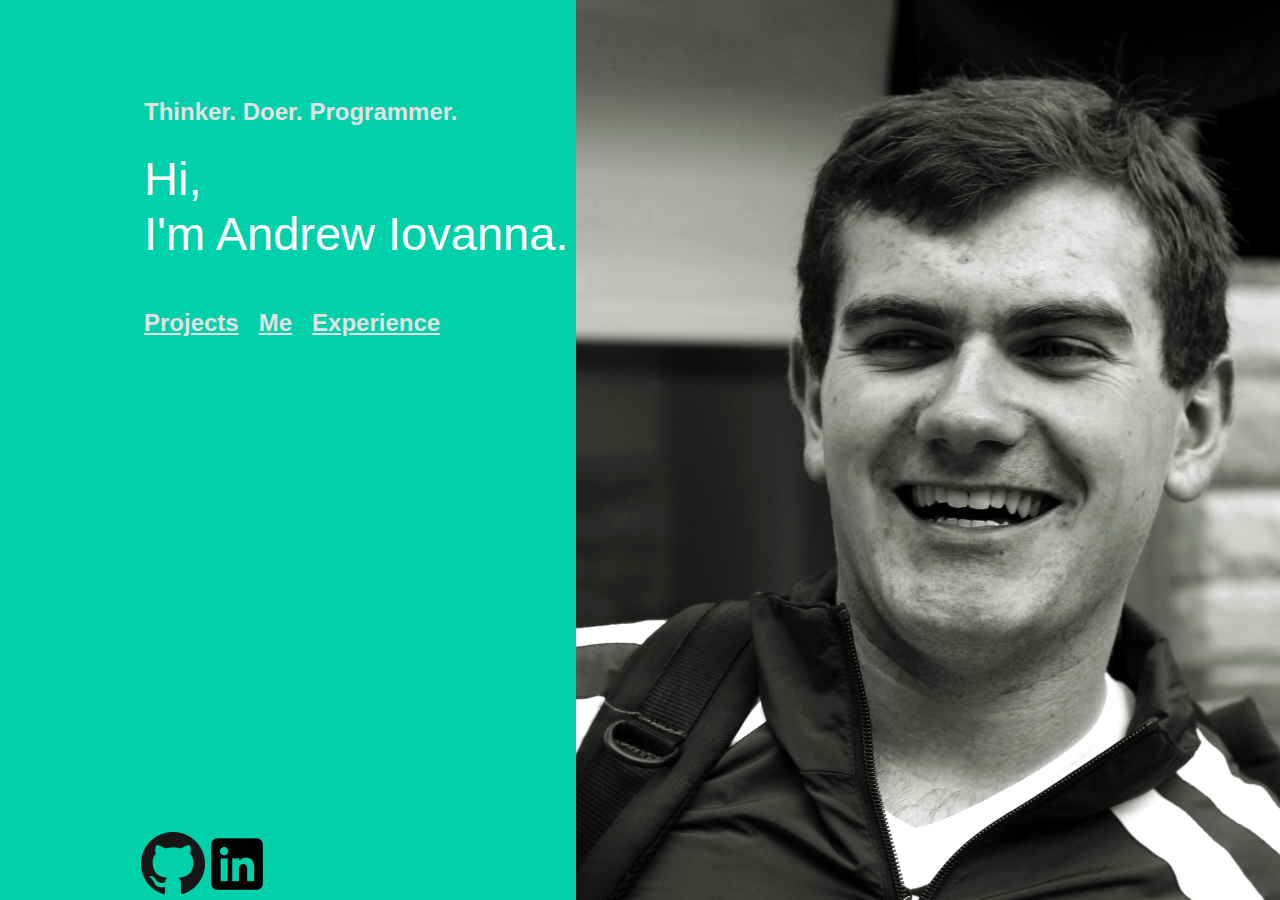
<file: index.html>
<!DOCTYPE html>
<html>
  <head>
    <meta charset='utf-8'>
    <meta http-equiv="X-UA-Compatible" content="chrome=1">
    <meta name="viewport" content="width=640" />
    <link rel="shortcut icon"
     href="images/starwarsfav.ico" />
    <link href="andy.css" rel="stylesheet">

    <title>Andrew Iovanna</title>
  </head>
  <body>
  
	  <div class="leftContentHalf">
	  	<div class="textDiv">
		  <h2>
		  	Thinker. Doer. Programmer. 
		  </h2>
		  <h1 style="white-space: pre-line; word-wrap: break-word;">Hi,<br> I'm Andrew Iovanna.</h1>
		  
		  <h2 id="projects" style="float:left; padding-right:20px;"> 
		  	<a href="projects.html">Projects</a>
		  </h2>

		  <h2 id="me" style="float:left; padding-right: 20px;"> 
		  	<a href="aboutme.html">Me</a>
		  </h2>

		  <h2 id="experience" style="float:left;">
		  	<a href="experience.html">Experience</a>
		  </h2>
		  </ul>
		</div>
	  </div>
	  <div class="iconDiv">
	  </div>
	  <div class="gitIcon"> 
	    <a href="https://github.com/Anaaspet" target="_blank">
	     <img src="GitHubMark/PNG/GitHub-Mark-64px.png" />
	    </a>
	  </div>
	  <div class="linkedInIcon">
	    <a href="https://www.linkedin.com/pub/andrew-iovanna/7b/163/451" target="_blank">
	     <img style="width: 64px; height: auto;" src="images/linkedin.png" />
	    </a>
	  </div>
    
  </body>
</html>
</file>
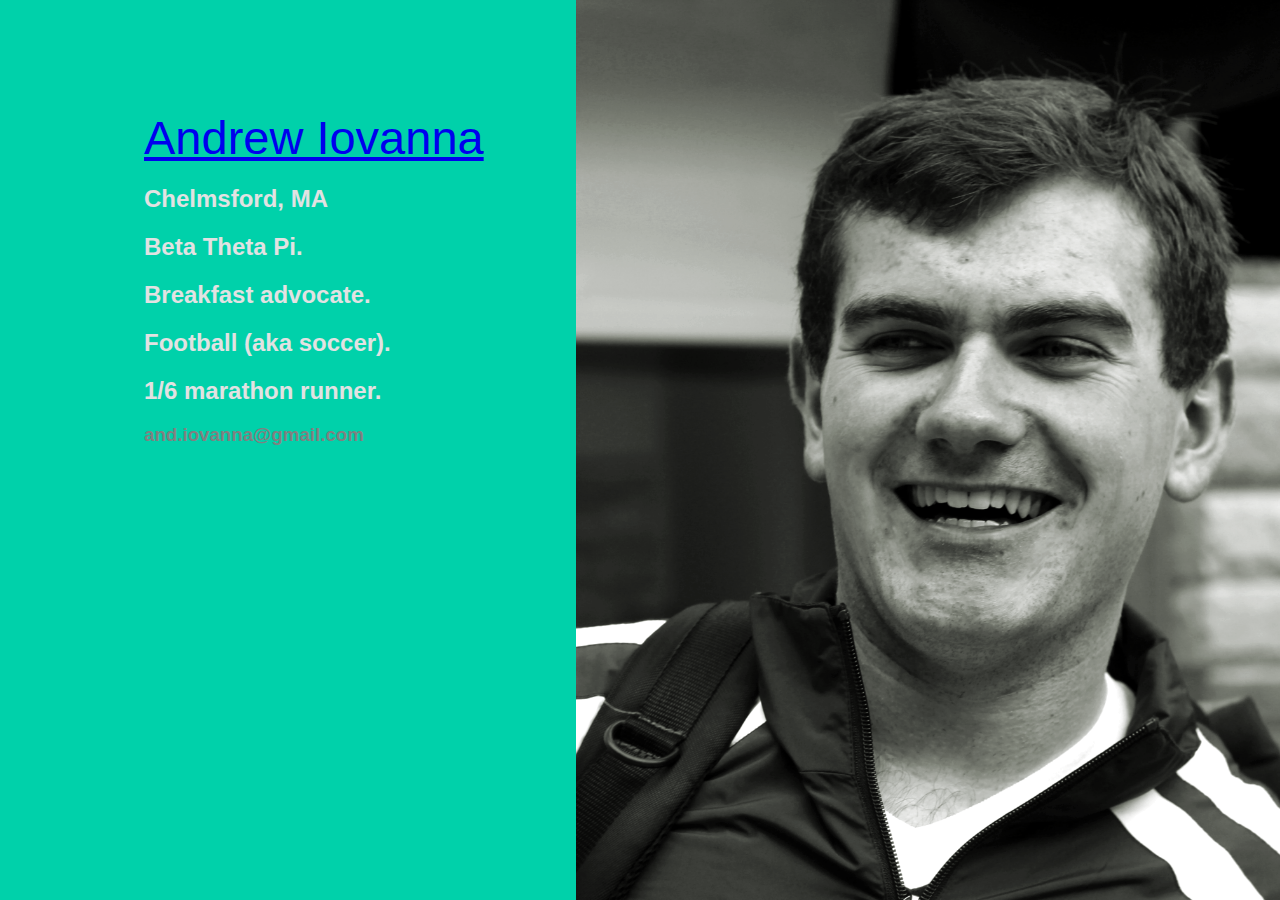
<file: aboutme.html>
<!DOCTYPE html>
<html>
  <head>
    <meta charset='utf-8'>
    <meta http-equiv="X-UA-Compatible" content="chrome=1">
    <meta name="viewport" content="width=640" />
    <link rel="shortcut icon"
     href="images/starwarsfav.ico" />
    <link href="andy.css" rel="stylesheet">

    <title>Andrew Iovanna</title>
  </head>
  <body>
  
	  <div class="leftContentHalf">
	  	<div class="textDiv">
		  <h1>
		  	<a href="index.html">Andrew Iovanna</a>
		  </h1>
		  <h2>Chelmsford, MA</h2>
		  
		  <h2>Beta Theta Pi.</h2>
		  <h2>Breakfast advocate.</h2>
		  <h2>Football (aka soccer).</h2>
		  <h2>1/6 marathon runner.</h2>
		  <h3 style="color:gray;">and.iovanna@gmail.com</h3>
		</div>
		<div>
		</div>
	  </div>

  </body>
</html>
</file>
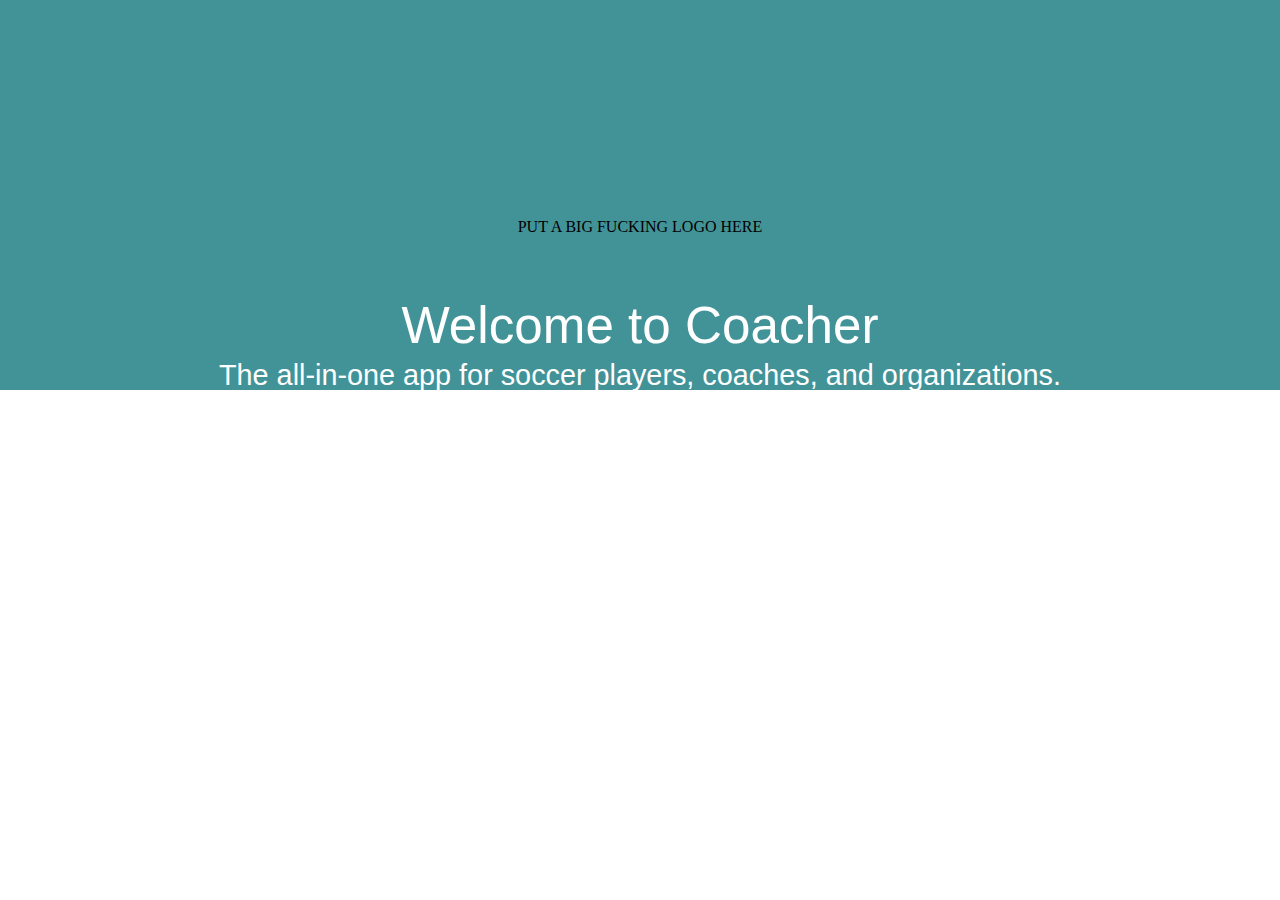
<file: coacher.html>
<!DOCTYPE html>
<html>
  <head>
    <meta charset='utf-8'>
    <meta http-equiv="X-UA-Compatible" content="chrome=1">
    <meta name="viewport" content="width=640" />
    <link rel="shortcut icon"
     href="images/starwarsfav.ico" />
    <link href="coacher.css" rel="stylesheet">

    <title>Andrew Iovanna</title>
  </head>
  <body>
    <div class="landing">
    	<div class="centered">
        <div style="padding-top:17%;">PUT A BIG FUCKING LOGO HERE</div>
    		<div class="header-text">Welcome to Coacher</div>
        <div class="sub-header-text">The all-in-one app for soccer players, coaches, and organizations.</div>
    	</div>
    </div>
    <ul class="featurettes">
      <li class="featurette">
        <div class="title">Players</div>
        <div class="content">Players Content</div>
      </li>
      <li class="featurette">
        <div class="title">Coaches</div>
        <div class="content">Coaches Content</div>
      </li>
      <li class="featurette">
        <div class="title">Organizations</div>
        <div class="content">Organization Content</div>
      </li>
    </ul>
  </body>
</html>
</file>
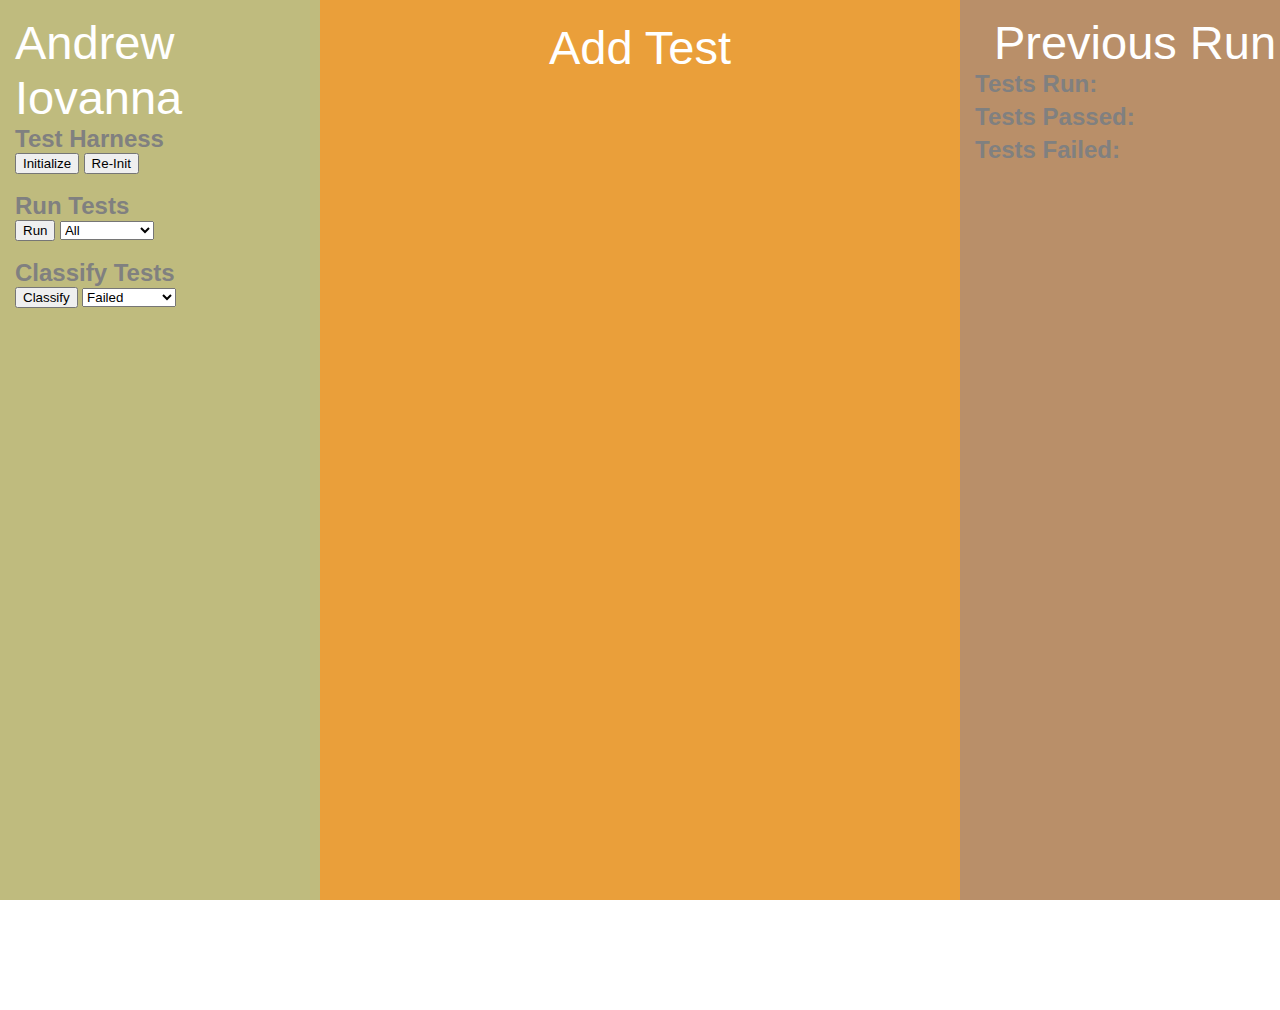
<file: cs562.html>
<!DOCTYPE html>
<html>
  <head>
    <meta charset='utf-8'>
    <meta http-equiv="X-UA-Compatible" content="chrome=1">
    <meta name="viewport" content="width=640" />
	<title>CS 562: Test Harness</title>
	<style>
		body { 
			margin: 0; /* This is used to reset any browser-default margins */ 
		}
		
		.left {
			width: 25%;
			height: 100vh;
			background-color: #BFBB7E;
			font-family: avenir, "freight-sans-pro", sans-serif;
			float: left;
		}
		
		.mid {
			width: 50%;
			height: 100vh;
			background-color: #EA9F3A;
			font-family: avenir, "freight-sans-pro", sans-serif;
			float: left;
		}
		
		.right {
			width: 25%;
			height: 100vh;
			background-color: #B98F69;
			font-family: avenir, "freight-sans-pro", sans-serif;
			float: left;
		}
		
		h1 {
			margin: 0;
			color: white;
			font-weight: 400;
			font-size: 47px;
			
		}
		
		h2 {
			color: gray;
			margin: 0;
		}
		
		.padding {
			width: 100%;
			height: 100%;
			margin-top: 15px;
			margin-left: 15px;

		}
		
		.addTestButton {
			width: 100%;
			height: 100px;
			color: white;
			text-align: center;
		}
		
		.addTestButton:hover {
			background-color: gray;
		}
		
		.testWrapper {
			width: 100%;
			height: 150px;
		}
		
		.testList {
			padding-top: 10px;
			width: 100%;
			height: 100%;
			overflow-y:auto;
		}
		
		.test {
			width: 125px;
			float: left;
			padding-left: 10px;
		}
		
		.testColumn {
			width: 100px;
			float: left;
		}
		
		.historyColumn {
			width: 100px;
			float: left;	
		}
		
		.returnColumn {
			width: 100px;
			float: left;
		}
		
		.lastResultColumn {
			width: 100px;
			float: left;
		}
		
		.testTypeColumn {
			width: 100px;
			float: left;
		}
		
	</style>
    <title>Andrew Iovanna</title>
  </head>
  <body>
  	<div class="left">
  		<div class="padding">
	  		<h1> Andrew Iovanna</h1>
	  		<h2> Test Harness</h2>
	  		<button onclick="initialize()">Initialize</button>
	  		<button onclick="reInitialize()">Re-Init</button>
	  		<br><br>
	  		<h2> Run Tests</h2>
	  		<button onclick="runTests()">Run</button>
	  		<select id="testSelection">
	  		  <option>All</option>
	  		  <option>New</option>
	  		  <option>Failed</option>
	  		  <option>Passed</option>
	  		  <option>Unclassified</option>
	  		  <option>Checked</option> <!--Checkbox with each test in test list --> 
	  		</select>
	  		<br><br>
	  		<h2> Classify Tests</h2>
	  		<button onclick="classifyTests()">Classify</button>
	  		<select id="classifySelection">
	  		  <option>Failed</option>
	  		  <option>Passed</option>
	  		  <option>Unclassified</option>
	  		</select>
  		</div>
  	</div>
  	
  	<div class="mid">
		<div id="addTestButtonID" class="addTestButton" onclick="addTest()">
			<h1 id="addTest" style="padding-top: 20px;">
				Add Test
			</h1>
		</div>

		<div id="testsList" class="testList">
		</div>
  	</div>
  	
  	<div class="right">
	  	<div class="padding">
	  		<h1 style="text-align:center;"> Previous Run </h1>
	  		<div>
		  		<h2 style="float:left;"> Tests Run: </h2>
		  		<h2 id="testsRun" style="width: 20px; height: 33px; padding-right:20px;"></h2>
	  		</div>
	  		
	  		<div>
		  		<h2 style="float:left;"> Tests Passed: </h2>
		  		<h2 id="testsPassed" style="width: 20px; height: 33px; padding-right:20px;"></h2>
	  		</div>
	  		
	  		<div>
		  		<h2 style="float:left;"> Tests Failed: </h2>
		  		<h2 id="testsFailed"></h2>
	  		</div>
	  	</div>
  	</div>
	
  <script>
   
  var tests = []; 
  var passedTests = [];
  var failedTests = [];
  var unclassifiedTests = [];
  var newTests = []; 
  
  var numTests = 0; 
  	function addTest() {
		var test = document.createElement("div"); 
		test.className = test.className + "testWrapper";
		test.testID = numTests +1; 
		
		var testContent = document.createElement("div");
		testContent.className = "test"; 
		testContent.innerHTML = "Test #: " + (numTests +1); 
		
		var testRadio = document.createElement("form");
		var addHTML = '<form action=""><input type="radio" name="test" value="pass" checked >Pass<input type="radio" name="test" value="fail">Fail</form>'; 
		testRadio.innerHTML = addHTML;
		testContent.appendChild(testRadio); 
		
		var testCheck = document.createElement("form");
		testCheck.className = "testCheckClass"; 
		addHTML = '<form><input type="checkbox" name="Check" value="Check">Check Test</form>';
		testCheck.innerHTML = addHTML; 
		testContent.appendChild(testCheck);
		
		//Make history div
		var testHistory = document.createElement("div"); 
		testHistory.className = "historyColumn";
		testHistory.innerHTML = "History:"; 
		var historyResult = document.createElement("div");
		historyResult.className = "historyResultClass";
		historyResult.innerHTML = "";
		historyResult.style.color = "red"; 
		historyResult.style.maxWidth = "100px";
		historyResult.style.maxHeight = "100px";
		historyResult.style.height = "100px";
		historyResult.style.overflow = "scroll";
		testHistory.appendChild(historyResult);
		//End history div
		
		//Make return value div
		var returnValue = document.createElement("div");
		returnValue.className = "returnColumn";
		returnValue.innerHTML = "Returns:"; 
		var returnResult = document.createElement("div");
		returnResult.className = "returnResultClass"; 
		returnResult.innerHTML = "True";
		returnResult.style.color = "green";
		returnValue.appendChild(returnResult);
		//End return value div
		
		//Make last result div
		var lastResult = document.createElement("div");
		lastResult.className = "lastResultColumn";
		lastResult.innerHTML = "Last Result:"; 
		var lastResultResult = document.createElement("div");
		lastResultResult.className = "lastResultResultClass";
		lastResultResult.innerHTML = "None";
		lastResultResult.style.color = "red";
		lastResult.appendChild(lastResultResult);
		//End last result div
		
		//Make type div
		var testType = document.createElement("div");
		testType.className = "testTypeColumn";
		testType.innerHTML = "Classification:";
		var testTypeResult = document.createElement("div");
		testTypeResult.className = "testTypeResultClass"; 
		testTypeResult.innerHTML = "New";
		testType.appendChild(testTypeResult);  
		//End type div 
		
		//Append all inner divs to outer test div 
		test.appendChild(testContent);
		test.appendChild(testHistory);
		test.appendChild(returnValue);
		test.appendChild(lastResult);
		test.appendChild(testType);
		
		var element = document.getElementById("testsList");
		element.appendChild(test);  
		
		numTests++; 
		
		newTests[newTests.length] = test.testID; 
		tests[tests.length] = test.testID; 	
		testRadio.addEventListener("change", function(e) {changeReturnVal(e, returnResult, testTypeResult)}) 
		}
		
	function runTests() {
		var e = document.getElementById("testSelection");
		var testType = e.options[e.selectedIndex].text;
		var testsToUpdate = [];
		switch(testType) {
		case "All":
			testsToUpdate = document.getElementsByClassName("testWrapper");
			break;
			
		case "New":
			var tests = document.getElementsByClassName("testWrapper");
			for(var i = 0; i < tests.length; i++) {
				var testDOM = tests[i];
				var testTypeResult = testDOM.getElementsByClassName("testTypeColumn")[0].getElementsByClassName("testTypeResultClass")[0];
				if(testTypeResult.innerHTML === "New") {
					testsToUpdate[testsToUpdate.length] = testDOM; 
				}
				
			}
			break; 
		
		case "Passed":
			var tests = document.getElementsByClassName("testWrapper");
			for(var i = 0; i < tests.length; i++) {
				var testDOM = tests[i];
				var testTypeResult = testDOM.getElementsByClassName("lastResultColumn")[0].getElementsByClassName("lastResultResultClass")[0];
				console.log(testTypeResult); 
				if(testTypeResult.innerHTML === "Pass") {
					testsToUpdate[testsToUpdate.length] = testDOM; 
				}
				
			} 
			break;
		
		case "Failed":
			var tests = document.getElementsByClassName("testWrapper");
			for(var i = 0; i < tests.length; i++) {
				var testDOM = tests[i];
				var testTypeResult = testDOM.getElementsByClassName("lastResultColumn")[0].getElementsByClassName("lastResultResultClass")[0];
				console.log(testTypeResult); 
				if(testTypeResult.innerHTML === "Fail") {
					testsToUpdate[testsToUpdate.length] = testDOM; 
				}
				
			}
			break;
		
		case "Unclassified":
			var tests = document.getElementsByClassName("testWrapper");
			for(var i = 0; i < tests.length; i++) {
				var testDOM = tests[i];
				var testTypeResult = testDOM.getElementsByClassName("testTypeColumn")[0].getElementsByClassName("testTypeResultClass")[0];
				if(testTypeResult.innerHTML === "Unclassified") {
					testsToUpdate[testsToUpdate.length] = testDOM; 
				}
				
			}
			break;
		
		case "Checked":
			var tests = document.getElementsByClassName("testWrapper");
			for(var i = 0; i < tests.length; i++) {
				var testDOM = tests[i];
				var testTypeResult = testDOM.getElementsByClassName("test")[0].getElementsByClassName("testCheckClass")[0].getElementsByTagName("input")[0];
				if(testTypeResult.checked === true) {
					testsToUpdate[testsToUpdate.length] = testDOM; 
				}
				
			}
			break;
		}
		
		console.log("Tests to update: " + testsToUpdate.length); 
		
		var passedTestsCount = 0; 
		var failedTestsCount = 0; 
		for(var i = 0; i < testsToUpdate.length; i++) {
			var testDOM = testsToUpdate[i];
			var historyResult = testDOM.getElementsByClassName("historyColumn")[0].getElementsByClassName("historyResultClass")[0];
			var returnResult = testDOM.getElementsByClassName("returnColumn")[0].getElementsByClassName("returnResultClass")[0];
			var lastResultResult = testDOM.getElementsByClassName("lastResultColumn")[0].getElementsByClassName("lastResultResultClass")[0];
			var testTypeResult = testDOM.getElementsByClassName("testTypeColumn")[0].getElementsByClassName("testTypeResultClass")[0];
			
			if(returnResult.innerHTML === "True") {
				passedTestsCount = passedTestsCount + 1; 
				//Add to passedTests, if it isn't already there.
				if(passedTests.indexOf(testDOM.testID) > -1) {
					
				}
				//
				else {
					passedTests[passedTests.length] = testDOM.testID; 
				}
				
				var index = unclassifiedTests.indexOf(testDOM.testID);
				if(index > -1) {
					unclassifiedTests.splice(index, 1); 
				}
				
				index = newTests.indexOf(testDOM.testID);
				if(index > -1) {
					newTests.splice(index, 1); 
				}
				
				index = failedTests.indexOf(testDOM.testID);
				if(index > -1) {
					failedTests.splice(index, 1); 
				}
				
				var historyAppendString = "P"; 
				if((historyResult.childNodes.length + 1) % 8 == 0)
				{
					historyAppendString = historyAppendString + "<br>"; 
				}
				historyResult.innerHTML = historyAppendString.fontcolor("green") + historyResult.innerHTML; 
				
				lastResultResult.innerHTML = "Pass"; 
				lastResultResult.style.color = "green"; 
				
				testTypeResult.innerHTML = "Passed";
			}
			
			else {
				failedTestsCount = failedTestsCount + 1; 
				var historyAppendString = "F"; 
				if((historyResult.childNodes.length + 1) % 8 == 0)
				{
					historyAppendString = historyAppendString + "<br>"; 
				}
				historyResult.innerHTML = historyAppendString.fontcolor("red") + historyResult.innerHTML; 
				
				lastResultResult.innerHTML = "Fail"; 
				lastResultResult.style.color = "red"; 
				
				testTypeResult.innerHTML = "Failed"; 
			}
			
			var testsRunDiv = document.getElementById("testsRun");
			testsRunDiv.innerHTML = " " + testsToUpdate.length; 
			testsRunDiv.removeAttribute('style');
			testsRunDiv.style.color = "white";
			
			var testsPassedDiv = document.getElementById("testsPassed");
			testsPassedDiv.innerHTML = " " + passedTestsCount; 
			testsPassedDiv.removeAttribute('style');
			testsPassedDiv.style.color = "green"; 
			
			var testsFailedDiv = document.getElementById("testsFailed");
			testsFailedDiv.innerHTML = " " + failedTestsCount; 
			testsFailedDiv.style.color = "red";
		}
	}	
		
	function reInitialize() {
		//Set all to unclassified
		var tests = document.getElementsByClassName("testWrapper");
		for(var i = 0; i < tests.length; i++) {
			var testDOM = tests[i];
			var testTypeResult = testDOM.getElementsByClassName("testTypeColumn")[0].getElementsByClassName("testTypeResultClass")[0];	
			testTypeResult.innerHTML = "Unclassified"; 
			
			var historyResult = testDOM.getElementsByClassName("historyColumn")[0].getElementsByClassName("historyResultClass")[0];
			historyResult.innerHTML = "";
			
			var lastResultResult = testDOM.getElementsByClassName("lastResultColumn")[0].getElementsByClassName("lastResultResultClass")[0];
			lastResultResult.innerHTML = "";
			}
			
		}
	
	function initialize() {
		var testsList = document.getElementById("testsList");
		testsList.innerHTML = ""; 
	}
	
	function classifyTests() {
		var e = document.getElementById("classifySelection");
		var classifyType = e.options[e.selectedIndex].text;
		var testsToUpdate = []; 
		var tests = document.getElementsByClassName("testWrapper");
		for(var i = 0; i < tests.length; i++) {
			var testDOM = tests[i];
			var testTypeResult = testDOM.getElementsByClassName("test")[0].getElementsByClassName("testCheckClass")[0].getElementsByTagName("input")[0];
			if(testTypeResult.checked === true) {
				testsToUpdate[testsToUpdate.length] = testDOM; 
			}
			
		}
		
		var changeToString; 
		switch(classifyType) {
			case "Failed":
				changeToString = "Failed";
			break;
			
			case "Passed":
				changeToString = "Passed"; 
			break;
			
			case "Unclassified": 
				changeToString = "Unclassified"; 
			break; 
		}
		
		for(var i = 0; i < testsToUpdate.length; i++) {
			var testDOM = testsToUpdate[i];
			var testTypeResult = testDOM.getElementsByClassName("testTypeColumn")[0].getElementsByClassName("testTypeResultClass")[0];	
			testTypeResult.innerHTML = changeToString; 	
		}
	}
	
	function changeReturnVal(e, returnToChange, classification) {
		var setTo = e.target.defaultValue; 
		if(setTo === "fail") {
			returnToChange.innerHTML = "False";
			returnToChange.style.color = "red";
		}
		
		else {
			returnToChange.innerHTML = "True";
			returnToChange.style.color = "green";
		}
		
		classification.innerHTML = "Unclassified"; 
	}
		
  </script>

  
  </body>
</html>
</file>
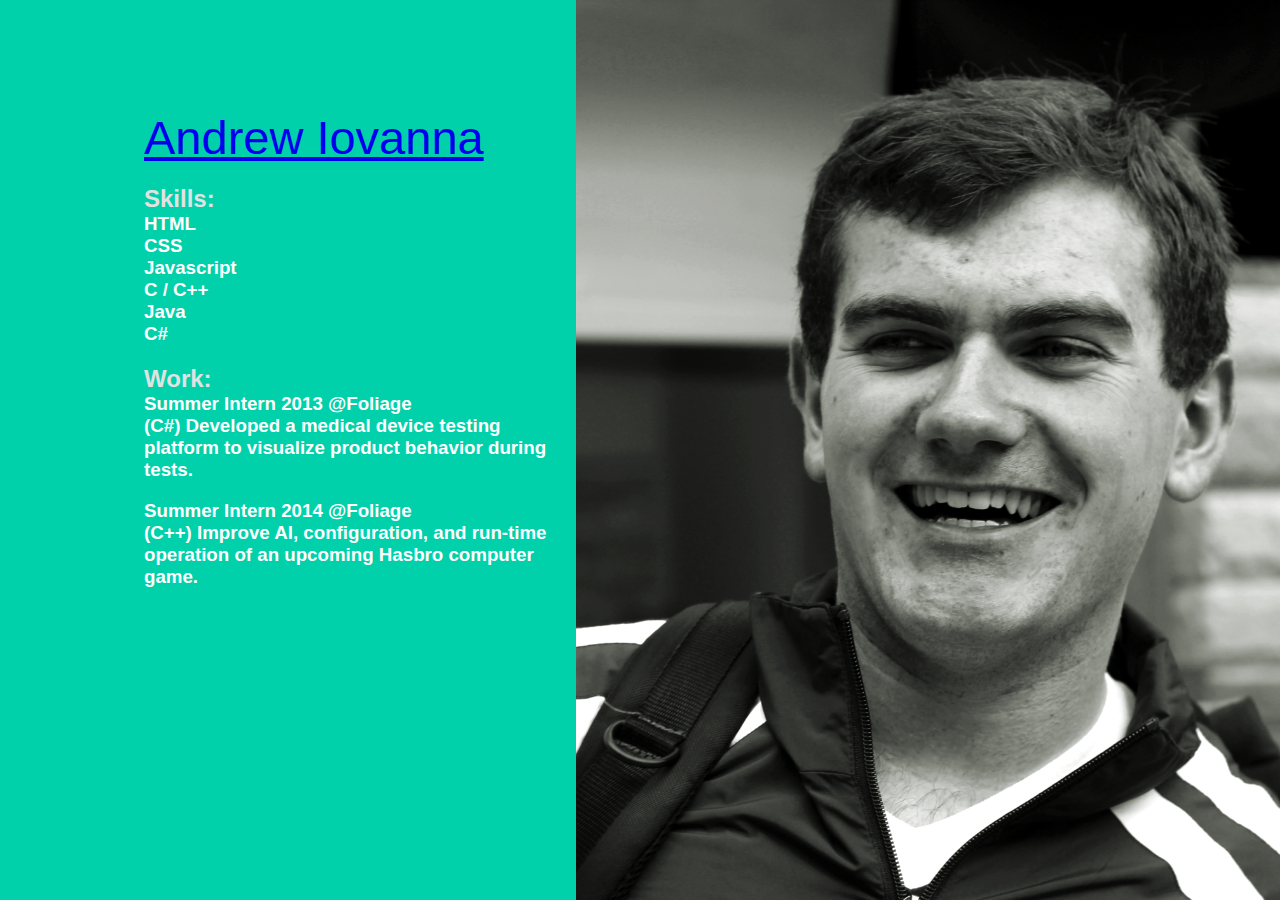
<file: experience.html>
<!DOCTYPE html>
<html>
  <head>
    <meta charset='utf-8'>
    <meta http-equiv="X-UA-Compatible" content="chrome=1">
    <meta name="viewport" content="width=640" />
    <link rel="shortcut icon"
     href="images/starwarsfav.ico" />
    <link href="andy.css" rel="stylesheet">

    <title>Andrew Iovanna</title>
  </head>
  <body>
  
	  <div class="leftContentHalf">
	  	<div class="textDiv">
		  <h1>
		  	<a href="index.html">Andrew Iovanna</a>
		  </h1>
		  <h2 style="margin-bottom:0;">Skills:</h2>
		  <h3 style="margin-top:0;">HTML<br>CSS<br>Javascript<br>C / C++<br>Java<br>C#</h3>
		  
			<h2 style="margin-bottom:0;">Work:</h2>
			<h3 style="margin-top:0; margin-bottom: 0;">Summer Intern 2013 @Foliage</h3>
			<h3 style="margin-top:0;">(C#) Developed a medical device testing platform to visualize product behavior during tests.</h3>
			
			<h3 style="margin-top:0; margin-bottom: 0;">Summer Intern 2014 @Foliage</h3>
			<h3 style="margin-bottom:0; margin-top: 0;">(C++) Improve AI, configuration, and run-time operation of an upcoming Hasbro computer game.</h3>
		</div>
		<div>
		</div>
	  </div>

  </body>
</html>
</file>
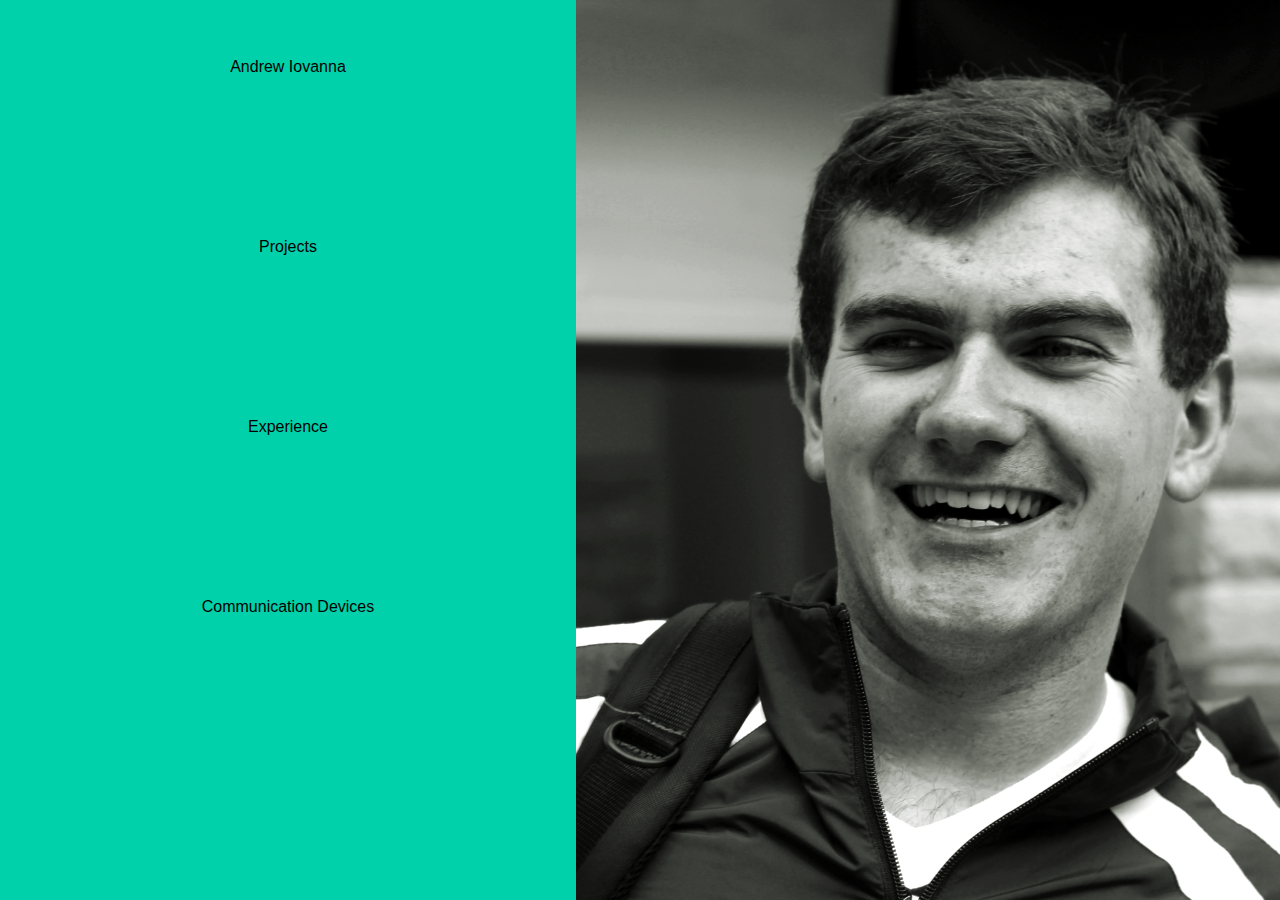
<file: index2.html>
<!DOCTYPE html>
<html>
  <head>
    <meta charset='utf-8'>
    <meta http-equiv="X-UA-Compatible" content="chrome=1">
    <meta name="viewport" content="width=640" />
    <link rel="shortcut icon"
     href="images/starwarsfav.ico" />
    <link href="andy.css" rel="stylesheet">

    <title>Andrew Iovanna</title>
  </head>
  <body>
    <div class="leftContentHalf">
      <div class="tab">
        <div class="text">Andrew Iovanna</div>
      </div>
      <div class="tab">
        <div class="text">Projects</div>
      </div>
      <div class="tab">
        <div class="text">Experience</div>
      </div>
      <div class="tab">
        <div class="text">Communication Devices</div>
      </div>
      <div class="tab">
      </div>
    </div>
  </body>
</html>
</file>
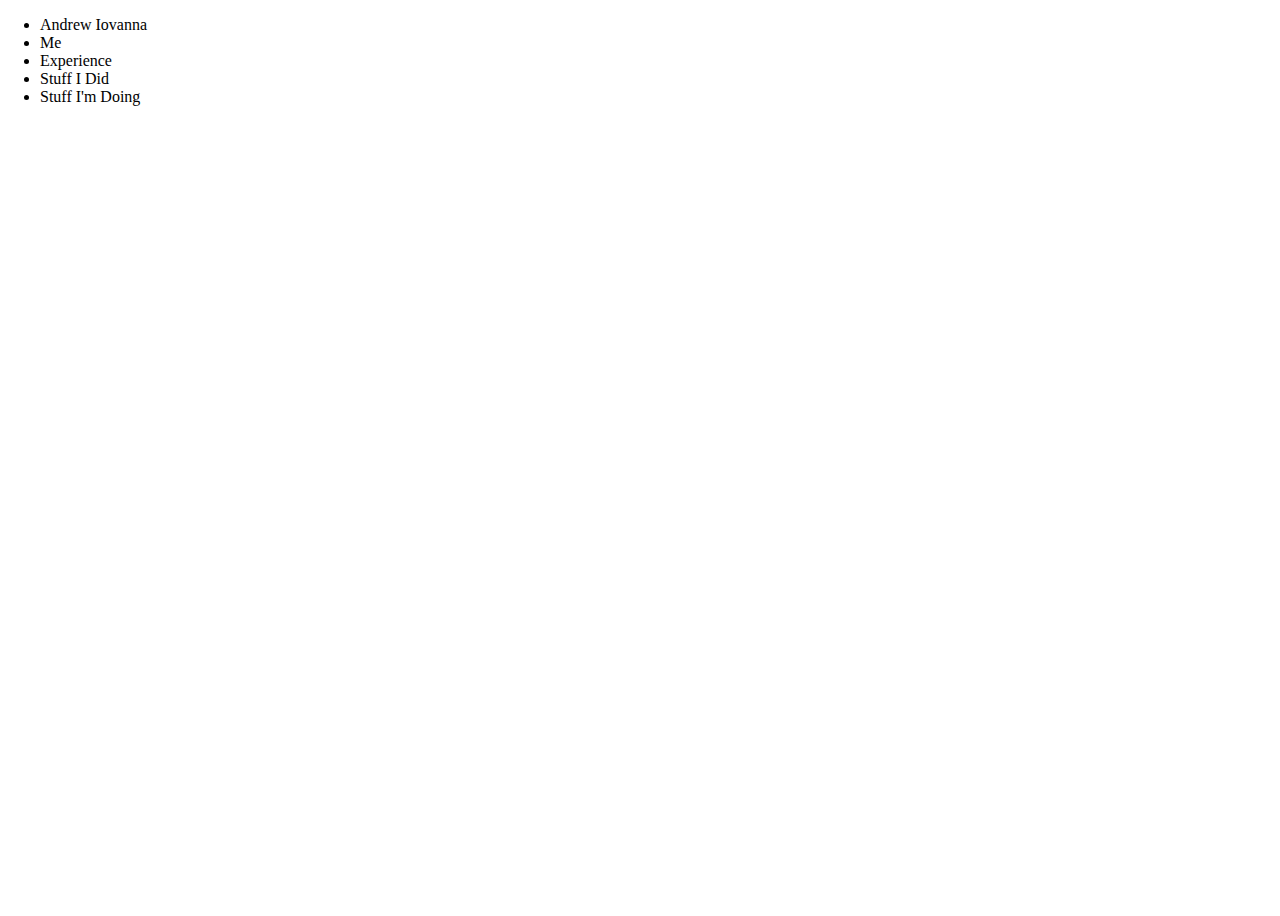
<file: index3.html>
<!DOCTYPE html>
<html>
  <head>
    <meta charset='utf-8'>
    <meta http-equiv="X-UA-Compatible" content="chrome=1">
    <meta name="viewport" content="width=640" />
    <link rel="shortcut icon"
     href="images/starwarsfav.ico" />
    <link href="andy2.css" rel="stylesheet">

    <title>Andrew Iovanna</title>
  </head>
  <body>
    <ul class="tabs">
      <li class="andy">Andrew Iovanna</li>
      <li class="me">Me</li>
      <li class="experience">Experience</li>
      <li class="did">Stuff I Did</li>
      <li class="doing">Stuff I'm Doing</li>
    </ul>
  </body>
</html>
</file>
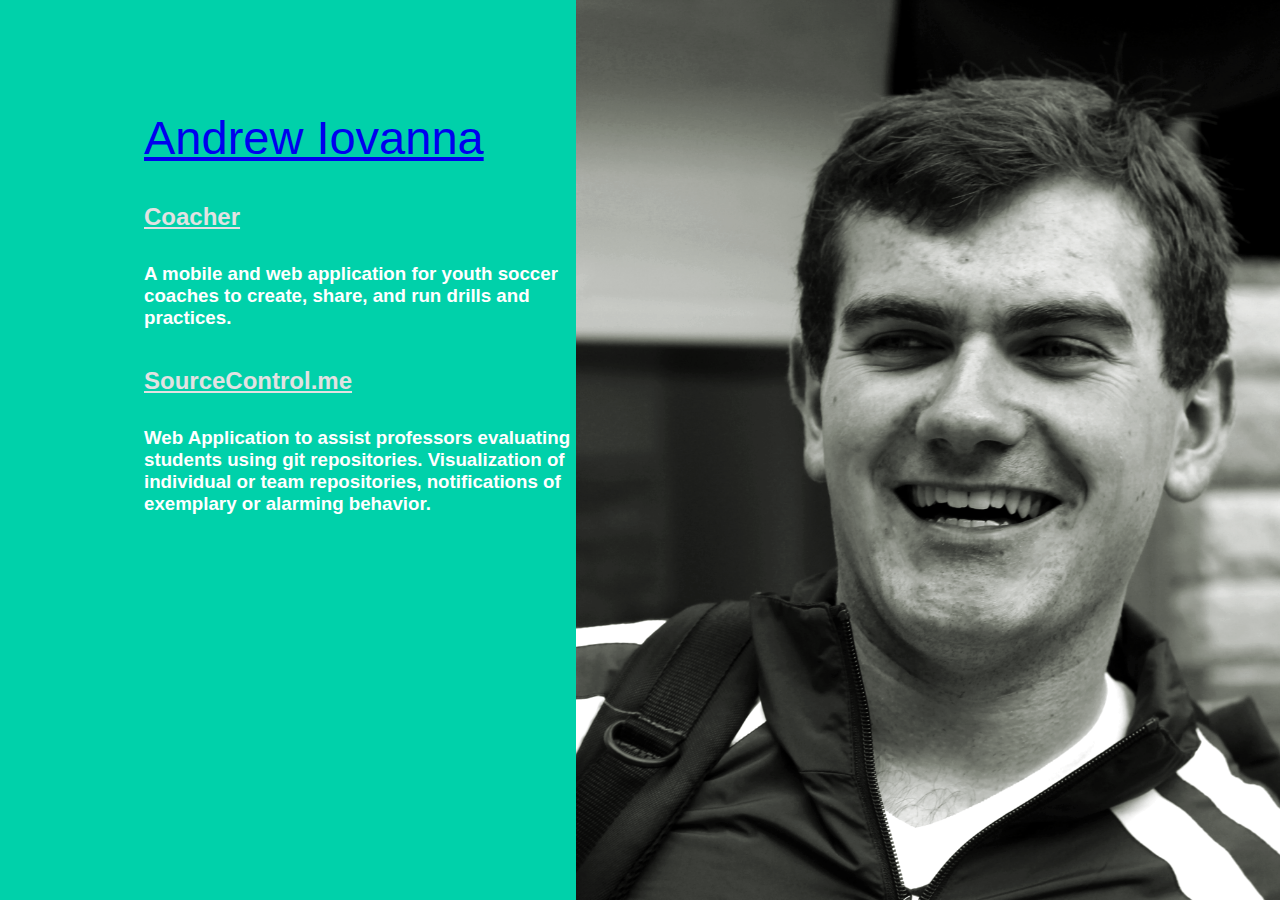
<file: projects.html>
<!DOCTYPE html>
<html>
  <head>
    <meta charset='utf-8'>
    <meta http-equiv="X-UA-Compatible" content="chrome=1">
    <meta name="viewport" content="width=640" />
    <link rel="shortcut icon"
     href="images/starwarsfav.ico" />
    <link href="andy.css" rel="stylesheet">
   
    <title>Andrew Iovanna</title>
  </head>
  <body>
  
	  <div class="leftContentHalf">
	  	<div class="textDiv">
	  	<h1>
	  		<a href="index.html">Andrew Iovanna</a>
	  	</h1>

		<h2 style="margin-top:10px; margin-bottom:10px;">
			<a style="color: inherit;" href="https://github.com/Anaaspet/Coacher">Coacher</a>
		</h2>
		<h3 style="margin:0;">
			A mobile and web application for youth soccer coaches to create, share, and run drills and practices. 
		</h3>
		
		<h2 style="margin-top:10px; margin-bottom:10px;">
			<a style="color: inherit;" href="https://github.com/gittrdone/sourcecontrol">SourceControl.me</a>
		</h2>
		<h3 style="margin:0;">
			Web Application to assist professors evaluating students using git repositories. Visualization of individual or team repositories, notifications of exemplary or alarming behavior. 
		</h3>
	  	<!--
	  	<h2>
	  		<a style="color: inherit;" href="cs562.html">Web-Based Test Harness Demo</a>
	  	</h2>
	  	<h3>
	  		Project for Adv. Software Engineering - Create a test harness
	  	</h3>
-->
	
		</div>
	  </div>

  </body>
</html>
</file>
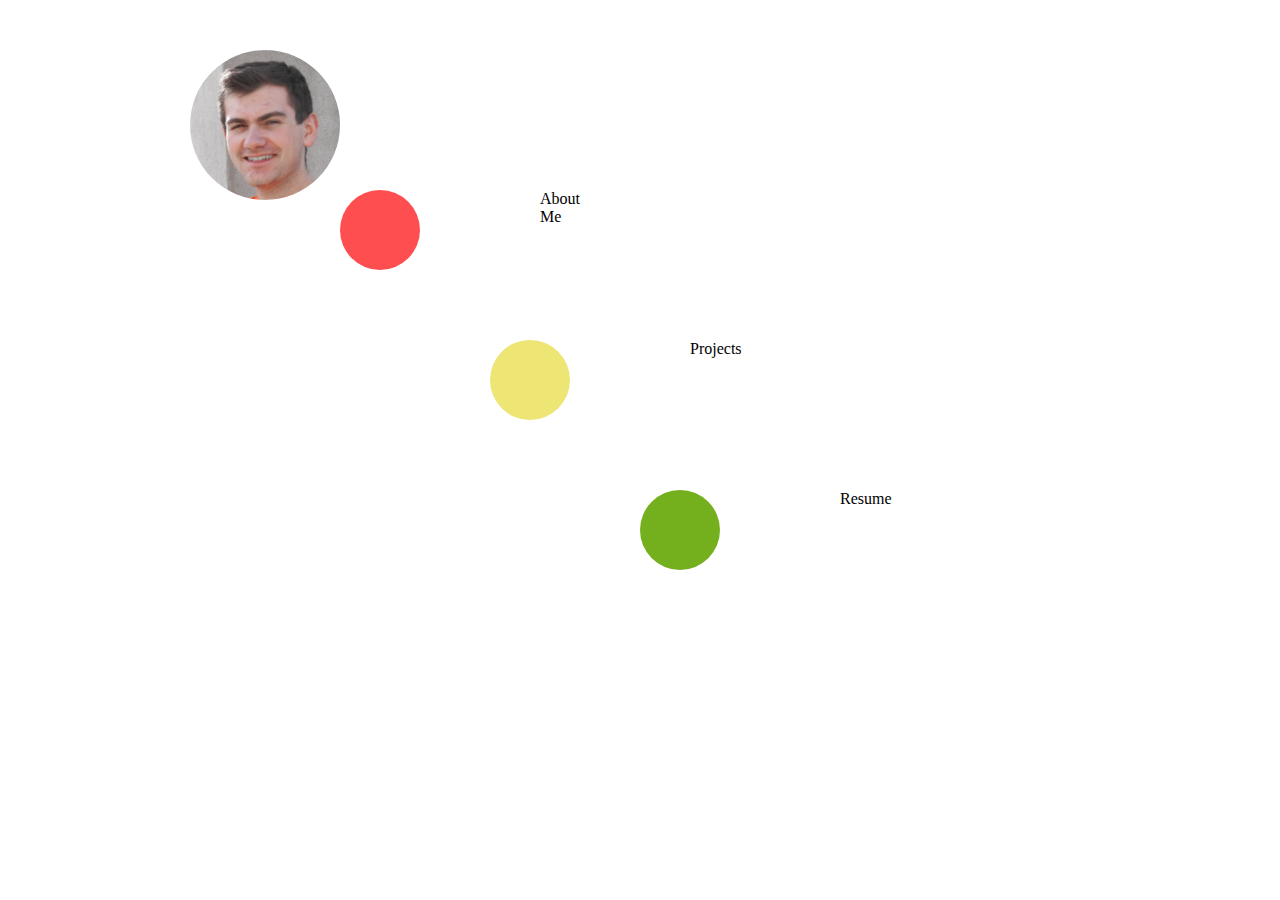
<file: alt/circlesRight/circlesRight.html>
<!DOCTYPE html>
<html>
  <head>
    <meta charset='utf-8'>
    <meta http-equiv="X-UA-Compatible" content="chrome=1">
    <meta name="viewport" content="width=640" />
    <!--<link href="bootstrap/css/bootstrap.css" rel="stylesheet"> -->

	<!-- Yoda favicon? -->
	
	<style>

		.vertBar {
			height:150px;
			z-index:1;
			align-content: flex-end;
		}

		.circle {
			width: 80px;
			height: 80px; 
			border-radius: 50%; 
			z-index:1; 
			margin-bottom: 3%;
			text-align: right;
			}

		.bigCircle {
			width: 150px;
			height: 150px; 
			border-radius: 50%; 
			z-index:1; 
			margin-bottom: 3%;
		}
			
		.picOfMe {
			margin-left: 5%;
			margin-top: 5%;
			overflow: hidden;
		}

		.me {
			background: #FF4E50;
			margin-left: 20%;
		}
		
		.about {
			background: #EDE574;
			margin-left: 35%;
		}
		
		.projects {
			background: #74b01e; /*#e1f5c4 */ 
			margin-left: 50%;
		}

		html, body, {
	    	height: 100%;
	    	margin: 0;
	    	padding: 0;
		}

		#main-div-andy {
		    position:absolute;
		    top:0;
		    bottom:0;
		    left:0;
		    right:0;
		    overflow:hidden;
		    z-index:-1;
		    width:1000px; 
		    margin:0 auto; 
		    height: 100%; 
		}
		
	</style>
    <title>Andrew Iovanna</title>
  </head>
  <body>
	<div id="main-div-andy"> <!--Chop off left and right border--> 
		<div class="vertBar"> 
			<div class="bigCircle picOfMe">
				<img src="images/mePicTiny.png">
				<div style="padding-left:200px;"> Andrew Iovanna
				</div>
			</div>
		</div> 

		<div class="vertBar">
			<div class="circle me">
				<div style="padding-left:200px;"> About Me
				</div>
			</div>
		</div>

		<div class="vertBar">
			<div class="circle about">
				<div style="padding-left:200px;"> Projects
				</div>
			</div>
		</div>

		<div class="vertBar">
			<div class="circle projects">
				<div style="padding-left:200px;"> Resume
				</div>
			</div>
		</div>
	</div>
  </body>
</html>
</file>
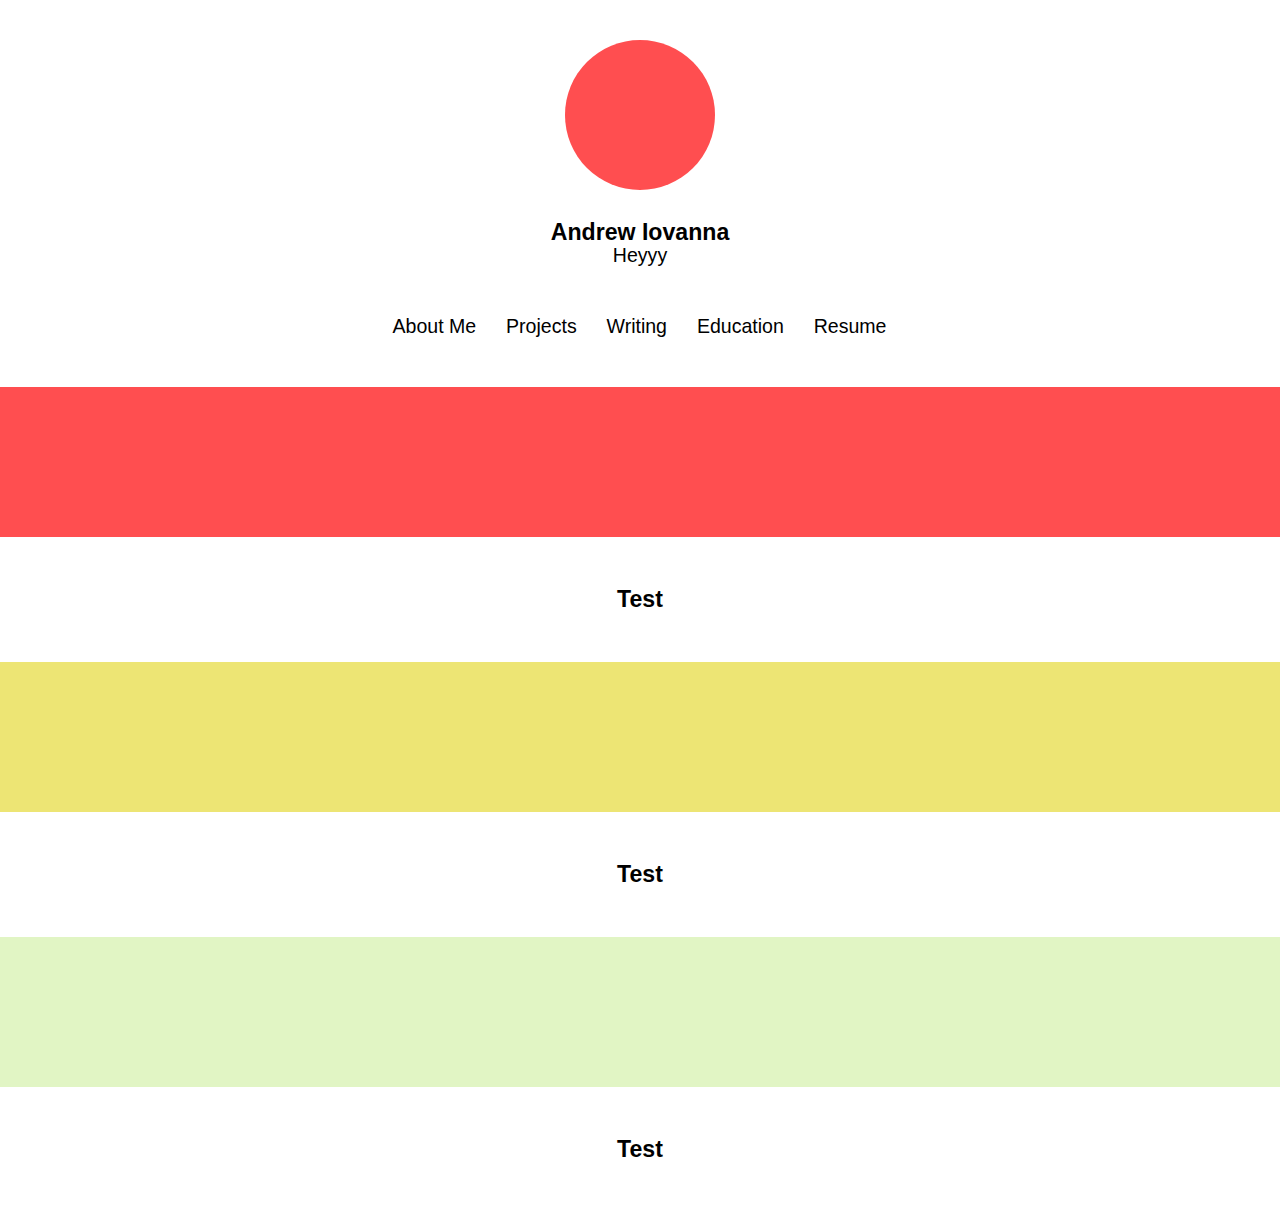
<file: alt/largeVertBars/vertBars.html>
<!DOCTYPE html>
<html>
  <head>
    <meta charset='utf-8'>
    <meta http-equiv="X-UA-Compatible" content="chrome=1">
    <meta name="viewport" content="width=640" />

	<!-- Yoda favicon? -->
	
	<style>
		.circle {
			width: 150px;
			height: 150px; 
			border-radius: 50%; 
			z-index:1; 
			background: #FF4E50;
			text-align:center;
			margin: 40px auto 30px auto;
		}

		.name {
			font-family: proxima-nova,Helvetica,Arial,sans-serif;
			font-weight: 700;
			font-size: 1.44444rem;
			line-height: 1.07692;
			text-align:center;
		}

		.subNameDesc {
			font-family: proxima-nova,Helvetica,Arial,sans-serif;
			font-weight: 450;
			font-size: 1.2222rem;
			line-height: 1.07692;
			text-align:center;
			margin-bottom:50px;
		}

		.bar {
			width: 100%;
			height: 150px; 
			z-index:1; 
			}
			
		.first {
			margin: 0 0 0 0;
			background: #FF4E50;
		}
		
		.second {
			margin: 0 0 0 0;
			background: #EDE574;
		}
		
		.third {
			margin: 0 0 0 0; 
			background: #E1F5C4;
		}

		.titleUnderBar {
			margin: 50px 0 50px 0;
			font-family: proxima-nova,Helvetica,Arial,sans-serif;
			font-weight: 700;
			font-size: 1.44444rem;
			line-height: 1.07692;
		}

		html, body {
			margin:0;
			padding:0;
		}

		ul {
		    width: 100%;
		    padding: 0;
		    margin: 0;
		    list-style-type: none;
			font-family: proxima-nova,Helvetica,Arial,sans-serif;
			font-size: 1.2222rem;
			line-height: 1.07692;
			text-align:center;
			margin-bottom:50px;	
			display:block;
		}

		a {
		    width: 6em;
		    text-decoration: none;
		    color: black;
		    padding: 0.2em 0.6em;
		    border-right: 1px solid white;
		}

		a:hover {
		    color:#FF4E50;
		}

		li {
		    display: inline;
		}

		.buttonList {
		}
		
	</style>
    <title>Andrew Iovanna</title>
  </head>
  <body>
	<div style="width:100%;"> <!--Email on here somewhere idiot -->
	  	<div class="circle"></div> <!-- Put picture here -->
	  	<div class="name">Andrew Iovanna</div> <!-- Name --> 
	  	<div class="subNameDesc"> Heyyy </div> <!-- Description beneath name -->
  		<ul>
			<li><a href="#">About Me</a></li>
			<li><a href="#">Projects</a></li>
			<li><a href="#">Writing</a></li> <!-- Make an object under projects be writing --> 
			<li><a href="#">Education</a></li>
			<li><a href="#">Resume</a></li>
  		</ul> <!-- Horizontal Bar List of links (About, Interests, Projects) --> 
		<div class="bar first"></div>
		<div class="titleUnderBar" style="text-align:center;">
			Test
		</div>	

		<div class="bar second"></div>
		<div class="titleUnderBar" style="text-align:center;">
			Test
		</div>
		
		<div class="bar third"></div>
		<div class="titleUnderBar" style="text-align:center;">
			Test
		</div>
	</div>
  </body>
</html>
</file>
<file: andy.css>
body { 
	margin: 0;  
	height: 100%;
}

html {
	background: url("images/6.png") no-repeat center center fixed; 
	-webkit-background-size: cover;
	-moz-background-size: cover;
	-o-background-size: cover;
	background-size: cover;
	height: 100%;
	width: 100%;
	
}

.leftContentHalf {
	width: 45%;
	height: 100vh;
	background-color: #00d1aa; /* #EA9F3A */
	font-family: avenir, "freight-sans-pro", sans-serif;
	/*overflow: hidden; */
	min-width: 25%;
}

h1 {
	margin: 0;
	color: white;
	font-weight: 400;
	font-size: 47px;
	padding-top: 5px;
	min-width: 100%;
	max-width: 100%;
}

.textDiv {
	padding-left: 25%;
	padding-top: 50px;
	width: 450px;
	min-width: 75%;
	max-width: 75%;
	display: inline-block;

}

.textDiv h1 {
    white-space: pre-line;
}

.textDiv h2 {
    white-space: pre-line;
}

.textDiv h3 {
    white-space: pre-line;
}

h2 {
	color: #E2E2E2;
}

h3 {
	color: white;
}

.iconDiv {
	position: fixed;
	width: 45%;
	background-color: #00d1aa; /*#BFBB7E*/
	z-index: 2;
	bottom: 0;
	left: 0;
	height: 80px;
}

.gitIcon {
	width: 64px;
	margin-left: 11%;
	margin-top: 10px;
	margin-right: 0px;
	bottom: 0;
	z-index: 3;
	position: fixed;
}

h2 a {
	color: inherit;
}

.linkedInIcon {
	margin-top: 10px;
	margin-left: 16%;
	z-index: 3;
	bottom: 0;
	position: fixed;
	
}

.floatList {
    float: left;
    margin: 0px 0px 0px 0px;
    padding-left: 0px;
    min-width: 25%;
    display: inline-block;
}

.floatList li {
    float: left;
}

a:link { color: #inherit;  } 
a:visited { color: white;  } 
a:hover { color: #inherit;  } 
a:active { color: #inherit;  } 

.breakword {
    word-wrap: break-word;
}
/*Yoda favicon? 

https://scontent-a-atl.xx.fbcdn.net/hphotos-xpf1/t31.0-8/1979185_10152087957767638_1566018366_o.jpg
https://scontent-b-atl.xx.fbcdn.net/hphotos-xfa1/t31.0-8/1965599_10153126783032699_8038925605806111542_o.jpg
https://fbcdn-sphotos-d-a.akamaihd.net/hphotos-ak-xpf1/t31.0-8/1493335_10153126783102699_1943000050961601144_o.jpg
https://fbcdn-sphotos-g-a.akamaihd.net/hphotos-ak-xfa1/t31.0-8/1655051_465245740241872_585748249_o.jpg
*/


.tab {
	height: 20%;
	width: 100%;
	text-align: center;
}

.tab .text {
	padding-top:10%;
}

.selected {
	background-color: #000000;
}

.un-selected {

}
</file>
<file: coacher.css>
body {
	margin: 0;  
	padding:0px;
}

.landing {
	background-color: #429398;
}

.centered {
	text-align: center;
}

.header-text {
	margin-top: 5%;
	font-size: 3.2em;
	line-height: 1;
	font-weight: 100;
	font-family: 'Whitney A', 'Whitney B', Helvetica,sans-serif;
	color: white;
	-webkit-font-smoothing: antialiased;
}

.sub-header-text {
	margin-top:10px;
	font-size: 1.8em;
	line-height: 1;
	font-weight: 100;
	font-family: 'Whitney A', 'Whitney B', Helvetica,sans-serif;
	color: white;
	-webkit-font-smoothing: antialiased;
}

.featurette {
	width: 15%;
	display:inline-block;
}

.featurettes {
	margin-top:25px;
	list-style:none;
	text-align:center;
}

.featurette .title {
	font-size: 1.8em;
	line-height: 1;
	font-weight: 100;
	font-family: 'Whitney A', 'Whitney B', Helvetica,sans-serif;
	color: white;
	-webkit-font-smoothing: antialiased;
}

.featurette .content {
	font-size: 1.4em;
	line-height: 1;
	font-weight: 100;
	font-family: 'Whitney A', 'Whitney B', Helvetica,sans-serif;
	color: white;
	-webkit-font-smoothing: antialiased;
}
</file>
<file: andy2.css>
html, body {
	margin:0;
	padding:0;
	border:0;
	height:100%;
	width:100%;
}

body {
    padding-top: 0px;
}

.content {
	text-align: center;
	margin: 0 auto;
	width:1024px;
	height: 100%;
}

.header {
    width: 100%;
	height:20%;
	background-color: #7EA16B;
	color:white;
	font-family: avenir, "freight-sans-pro", sans-serif;
	text-align: center;
	position: relative;
	top: 0;
	overflow: hidden;
}

.header h1 {
    font-size: 42px;
    text-transform: uppercase;
    font-weight: 100;
    margin-top: 6%;
}

.botton-nav {
    height: 10%;
    background-color: #7EA16B;
}

.featurette {
    width: 33%;
    float: left;
}

body.sticky-header{
	padding-top: 100px;
}

.sticky-header.header {
    height: 60px;
    width: 1024px;
    position: fixed;
    top: 0;
    background-color: rgba(52,152,219,.9);
}

.sticky-header.header h1 {
    @include scale(0); 
}

a {
    display: inline-block;
    padding: 10px 15px;
    line-height: 1;
    text-decoration: none;
}

a:hover {
    box-shadow(0 0 0 1px #fff);
}
</file>
